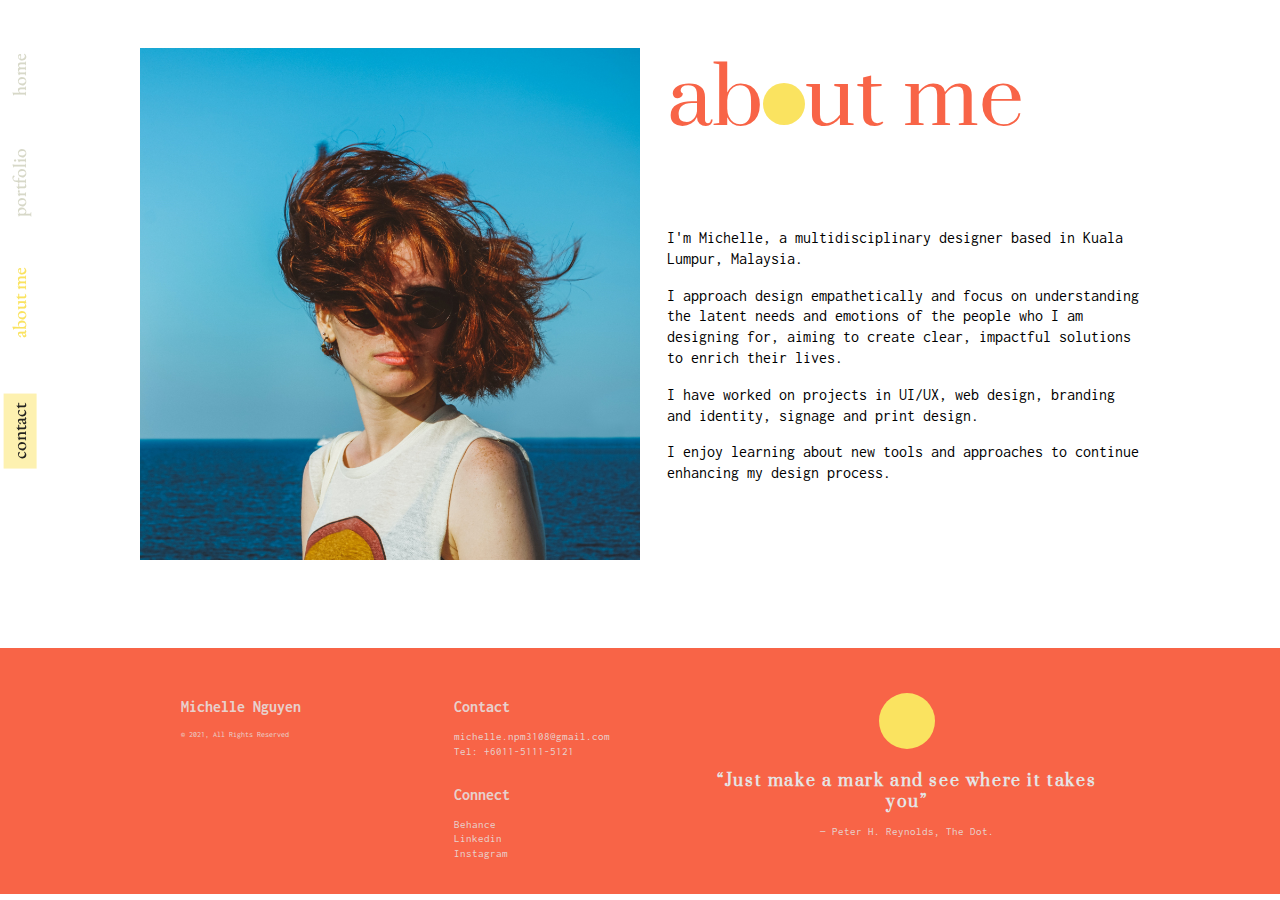
<file: about.html>
<!DOCTYPE html>
<html>
<head>
  <meta charset="utf-8">
  <title>portfolio</title>
  <meta name="viewport" content="width=device-width, initial-scale=1.0">
  <link rel="stylesheet" href="css/styles.css" type="text/css">
  <link rel="preconnect" href="https://fonts.gstatic.com">
  <link href="https://fonts.googleapis.com/css2?family=Inconsolata:wght@200;400;600;900;700&display=swap" rel="stylesheet">
  <link href="https://fonts.googleapis.com/css2?family=EB+Garamond:wght@400;500;700&display=swap" rel="stylesheet">
  <link href="https://fonts.googleapis.com/css2?family=Prata&display=swap" rel="stylesheet">
</head>

  <body>

    <header>
      <nav class="nav-home">
        <ul class="navigation">
            <li class="nav-item"><a href="index.html" class="nav-link">home</a></li>
            <li class="nav-item"><a href="work.html" class="nav-link">portfolio</a></li>
            <li class="nav-item"><a href="about.html" class="nav-link current-page">about me</a></li>
            <li class="nav-item"><a href="contact.html" class="nav-link focus-btn">contact</a></li>
        </ul>
        </nav>

    </header>

    <main>
        <section>
            <div class="main-grid grid-big-screen">
              <div class="about-me-grid">
                <h2 class="sec-title about-me-page-title">ab<div class="dot"></div>ut me</h2>
                <div class="me-img"> </div>
                <div class="me-page-intro">
                  <p>I'm Michelle, a multidisciplinary designer based in Kuala Lumpur, Malaysia. </p>
                  <p>I approach design empathetically and focus on understanding the latent needs and emotions of the people who I am designing for, aiming to create clear, impactful solutions to enrich their lives. </p>
                  <p>I have worked on projects in UI/UX, web design, branding and identity, signage and print design. </p>
                  <p>I enjoy  learning about new tools and approaches to continue enhancing my design process.</p>
                </div>    
              </div>
            </div>
          </section>
    </main>
      <!-- about me section -->




    <footer class="bright-bg main-grid grid-big-screen">
        <div class="footer-flex">
          <div class="copyright">
            <h5>Michelle Nguyen</h5>
            <p>© 2021, All Rights Reserved</p>
          </div>
  
          <div >
            <h5>Contact</h5>
            <ul class="contact-add">
              <li>michelle.npm3108@gmail.com</li>
              <li>Tel: +6011-5111-5121</li>
            </ul>
            <h5>Connect</h5>
            <ul class="connect-list">
              <li class="connect-item"><a class="connect-link" href="https://www.behance.net/michellenguyen3108" target="_blank" >Behance</a></li>
              <li class="connect-item"><a class="connect-link" href="https://www.linkedin.com/in/michellenguyen-npm3108/" target="_blank" >Linkedin</a></li>
              <li class="connect-item"><a class="connect-link" href="https://www.instagram.com/michelle.nguyen3108/" target="_blank" >Instagram</a></li>
            </ul>
          </div>
  
          <div class="quote">
            <div class="quote-dot"></div>
            <p class="quote-text">“Just make a mark and see where it takes you” </p>
            <p class="quote-author">― Peter H. Reynolds, The Dot.</p>
          </div>
        </div>
    </footer>
    <script src="index.js"></script>
  </body>
</html>
</file>
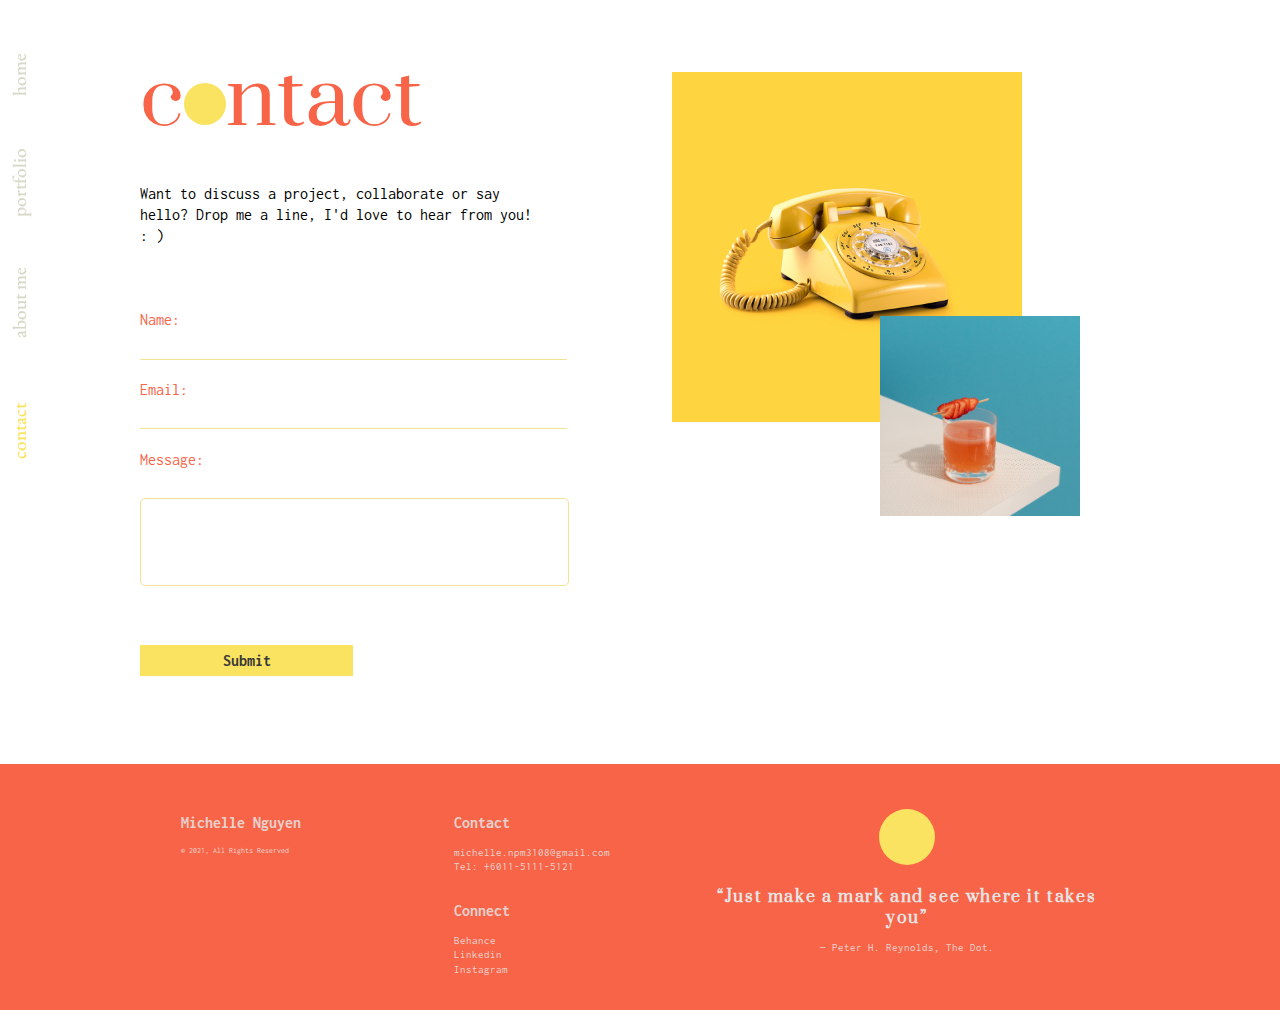
<file: contact.html>
<!DOCTYPE html>
<html>
<head>
  <meta charset="utf-8">
  <title>portfolio</title>
  <meta name="viewport" content="width=device-width, initial-scale=1.0">
  <link rel="stylesheet" href="css/styles.css" type="text/css">
  <link rel="preconnect" href="https://fonts.gstatic.com">
  <link href="https://fonts.googleapis.com/css2?family=Inconsolata:wght@200;400;600;900;700&display=swap" rel="stylesheet">
  <link href="https://fonts.googleapis.com/css2?family=EB+Garamond:wght@400;500;700&display=swap" rel="stylesheet">
  <link href="https://fonts.googleapis.com/css2?family=Prata&display=swap" rel="stylesheet">
</head>

  <body>

    <header>
      <nav class="nav-home">
        <ul class="navigation">
            <li class="nav-item"><a href="index.html" class="nav-link">home</a></li>
            <li class="nav-item"><a href="work.html" class="nav-link ">portfolio</a></li>
            <li class="nav-item"><a href="about.html" class="nav-link">about me</a></li>
            <li class="nav-item"><a href="contact.html" class="nav-link current-page">contact</a></li>
        </ul>
        </nav>

    </header>

    <main>
         <!-- contact section -->
         <section class="contact main-grid grid-big-screen">
          <div class="two-contact-columns">
           <div class="left-contact-column">
             <h2 class="sec-title contact-title">c<div class="dot"></div>ntact</h2>
             <!-- <h2 class="sec-title contact-title">c<span class="dot">o</span>ntact</h2> -->
             <p class="contact-text">Want to discuss a project, collaborate or say hello?
               Drop me a line, I'd love to hear from you! : ) <br>
             </p>
             <form>
               <label for="name">Name:</label><br>
               <input type="text" id="name" name="name"><br>
               <label for="email">Email:</label><br>
               <input type="text" id="email" name="email"><br>
               <label for="message">Message:</label><br>
               <textarea id="message" name="message" rows="4" ></textarea>
             </form>
             <button class="cta-btn"><a href="#" class="btn-link"><span>Submit</span></a></button>
           </div>
   
           <div class="right-contact-column">
             <img src="img/contact 1.jpg" alt="my photo" class="contact-img contact-img-one">
             <img src="img/contact 2.jpg" alt="my photo" class="contact-img contact-img-two">  
           </div>
          </div>
       </section>
     </main>

    <footer class="bright-bg main-grid grid-big-screen">
      <div class="footer-flex">
        <div class="copyright">
          <h5>Michelle Nguyen</h5>
          <p>© 2021, All Rights Reserved</p>
        </div>

        <div >
          <h5>Contact</h5>
          <ul class="contact-add">
            <li>michelle.npm3108@gmail.com</li>
            <li>Tel: +6011-5111-5121</li>
          </ul>
          <h5>Connect</h5>
          <ul class="connect-list">
            <li class="connect-item"><a class="connect-link" href="https://www.behance.net/michellenguyen3108" target="_blank" >Behance</a></li>
            <li class="connect-item"><a class="connect-link" href="https://www.linkedin.com/in/michellenguyen-npm3108/" target="_blank" >Linkedin</a></li>
            <li class="connect-item"><a class="connect-link" href="https://www.instagram.com/michelle.nguyen3108/" target="_blank" >Instagram</a></li>
          </ul>
        </div>

        <div class="quote">
          <div class="quote-dot"></div>
          <p class="quote-text">“Just make a mark and see where it takes you” </p>
          <p class="quote-author">― Peter H. Reynolds, The Dot.</p>
        </div>
      </div>
  </footer>
    </footer>
    <script src="index.js"></script>
  </body>
</html>
</file>
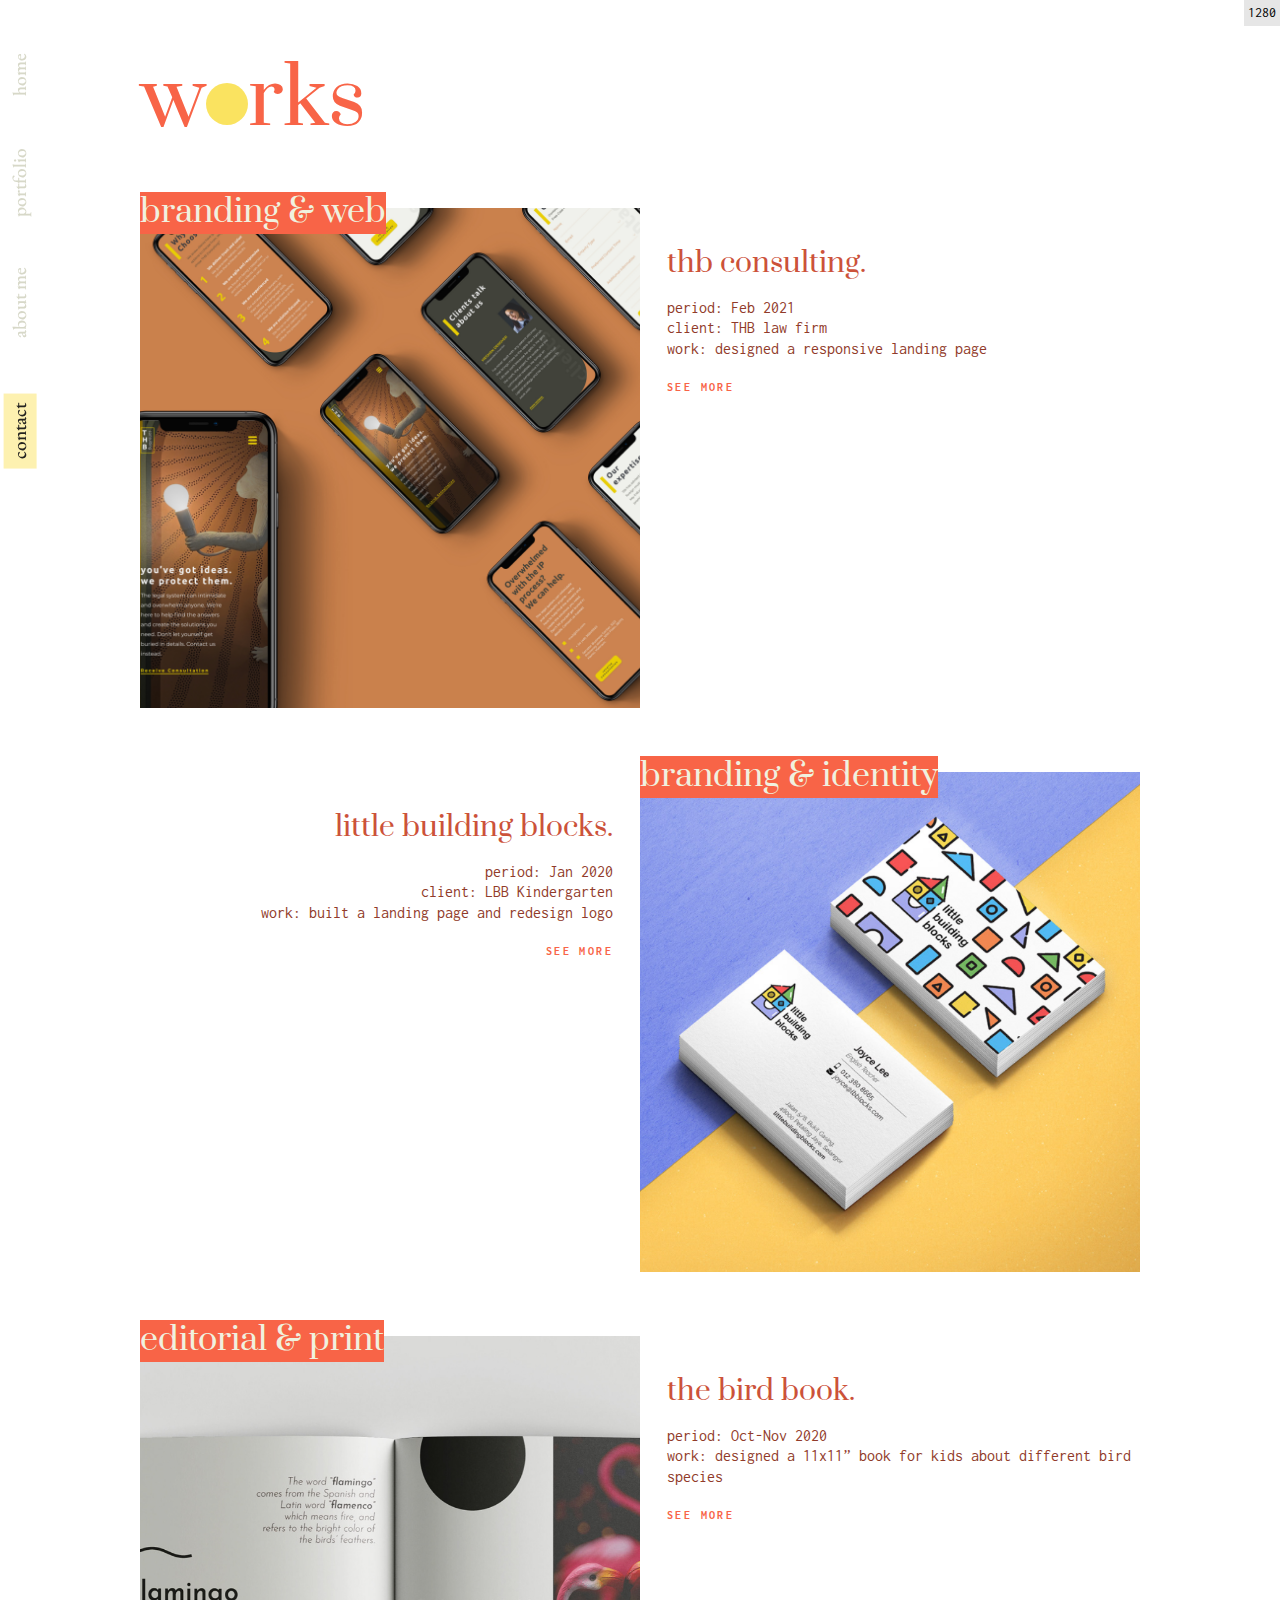
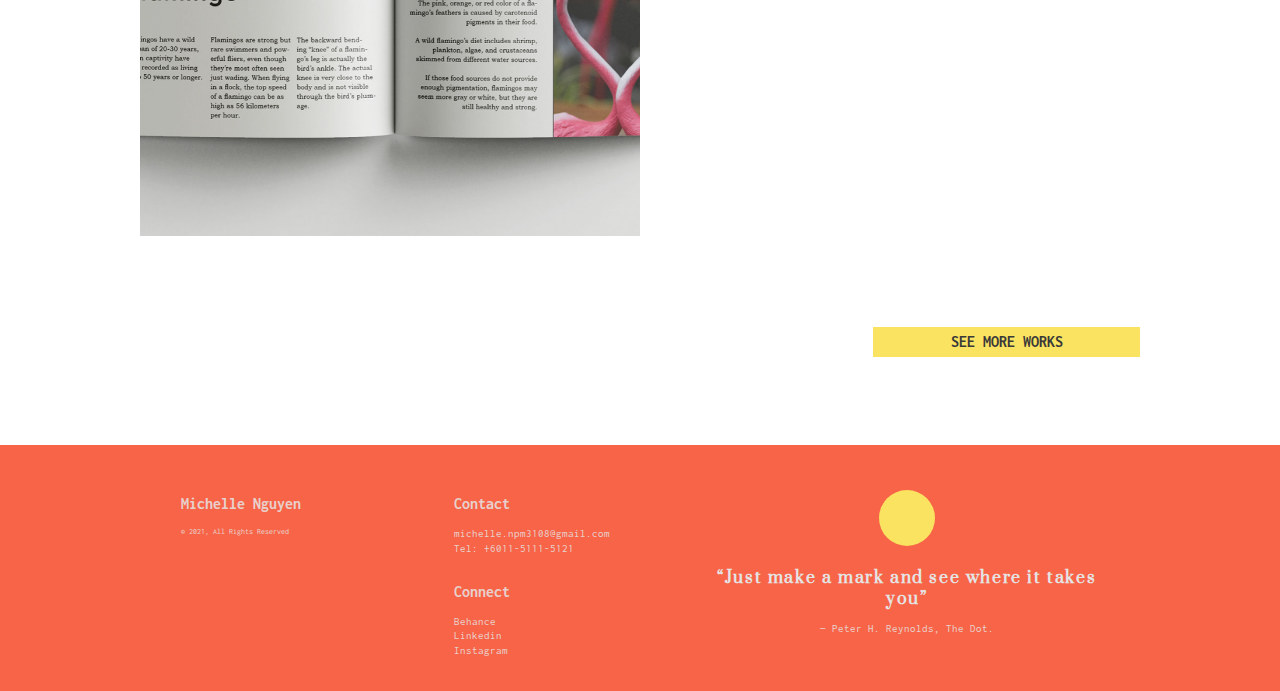
<file: work.html>
<!DOCTYPE html>
<html>
<head>
  <meta charset="utf-8">
  <title>portfolio</title>
  <meta name="viewport" content="width=device-width, initial-scale=1.0">
  <link rel="stylesheet" href="css/styles.css" type="text/css">
  <link rel="preconnect" href="https://fonts.gstatic.com">
  <link href="https://fonts.googleapis.com/css2?family=Inconsolata:wght@200;400;600;900;700&display=swap" rel="stylesheet">
  <link href="https://fonts.googleapis.com/css2?family=EB+Garamond:wght@400;500;700&display=swap" rel="stylesheet">
  <link href="https://fonts.googleapis.com/css2?family=Prata&display=swap" rel="stylesheet">
</head>

  <body>
    <span id="width" class="width-container"></span>

    <header>
      <nav class="nav-home">
        <ul class="navigation">
            <li class="nav-item"><a href="index.html" class="nav-link">home</a></li>
            <li class="nav-item"><a href="work.html" class="nav-link ">portfolio</a></li>
            <li class="nav-item"><a href="about.html" class="nav-link">about me</a></li>
            <li class="nav-item"><a href="contact.html" class="nav-link focus-btn" >contact</a></li>
        </ul>
        </nav>

    </header>

    <main>
      <!-- work section -->
      <section class="main-grid grid-big-screen">
        <h2 class="sec-title">w<div class="dot"></div>rks</h2>
        
        <div class="project">
          <div class="project-photo">
            <h3 class="project-type">branding & web</h3>
            <img class="project-img" src="img/thb phone.jpg" alt="responsive web design for THB lawfirm on phones">  
          </div>
          <div class="project-caption">
            <h4 class="project-title">thb consulting.</h4>
            <p class="project-info">period: Feb 2021 <br>
              client: THB law firm<br>
              work: designed a responsive landing page <br>
              </p>
              <a class="project-link" href="https://www.behance.net/gallery/113512687/THB-Consulting-Law-Firm-Web-Design" target="_blank">SEE MORE</a>  
            </div>
        </div>
        
        <div class="project">
          <div class="project-photo project-photo-reversed">
            <h3 class="project-type">branding & identity</h3>
            <img class="project-img" src="img/building block.png" alt="redesign logo concept for LBB kindergarten">
          </div>
          <div class="project-caption project-caption-reversed">
            <h4 class="project-title">little building blocks.</h4>
            <p class="project-info">period: Jan 2020 <br>
              client: LBB Kindergarten <br>
              work: built a landing page and redesign logo</p>
            <a class="project-link" href="https://www.behance.net/gallery/89135799/Little-Building-Blocks-Logo-Redesign" target="_blank">SEE MORE</a>  
          </div>
        </div>

        <div class="project">
          <div class="project-photo">
            <h3 class="project-type">editorial & print</h3>
            <img class="project-img" src="img//bird book 1.png" alt="a page of The Bird Book">
          </div>
          <div class="project-caption">
            <h4 class="project-title">the bird book.</h4>
            <p class="project-info">period: Oct-Nov 2020 <br>
              work: designed a 11x11” book for kids about different bird species
            </p>
            <a class="project-link" href="https://www.behance.net/gallery/106836697/The-Birds-Book-Editorial-Design" target="_blank">SEE MORE</a>
          </div>
          </div>
        <button class="cta-btn work-btn"><a href="work.html" class="btn-link"> <span>SEE MORE WORKS</span></a></button>
      </section>

    </main>

    <footer class="bright-bg main-grid grid-big-screen">
      <div class="footer-flex">
        <div class="copyright">
          <h5>Michelle Nguyen</h5>
          <p>© 2021, All Rights Reserved</p>
        </div>

        <div >
          <h5>Contact</h5>
          <ul class="contact-add">
            <li>michelle.npm3108@gmail.com</li>
            <li>Tel: +6011-5111-5121</li>
          </ul>
          <h5>Connect</h5>
          <ul class="connect-list">
            <li class="connect-item"><a class="connect-link" href="https://www.behance.net/michellenguyen3108" target="_blank" >Behance</a></li>
            <li class="connect-item"><a class="connect-link" href="https://www.linkedin.com/in/michellenguyen-npm3108/" target="_blank" >Linkedin</a></li>
            <li class="connect-item"><a class="connect-link" href="https://www.instagram.com/michelle.nguyen3108/" target="_blank" >Instagram</a></li>
          </ul>
        </div>

        <div class="quote">
          <div class="quote-dot"></div>
          <p class="quote-text">“Just make a mark and see where it takes you” </p>
          <p class="quote-author">― Peter H. Reynolds, The Dot.</p>
        </div>
      </div>
  </footer>
    <script src="index.js"></script>
  </body>
</html>
</file>
<file: css/styles.css>
body {
    margin: 0;
    font-family: 'Inconsolata', monospace;
    line-height: 1.3;
}

img {
    width: 100%;
}

/* TYPOGRAPHY */

h1, h2 {
    font-family: 'EB Garamond', serif;
}
h3, h4{
    font-family: 'Prata', serif;
}

a { 
    font-family: 'Inconsolata', monospace;
}

.nav-link {
    text-decoration: none;
    color: #d7d8c8;
    font-size: .8rem;
    font-family: 'EB Garamond', serif;
    font-weight: 500;
} 
.nav-link:focus,
.nav-link:hover {
    color: #242320;
    border-bottom: 1px solid;
}
.focus-btn {
    background-color:#fae3607f; 
    color: #242320;
}
.current-page {
    color: #FAE360;

}
.hero-title,
.hero-subtitle{
    color: #F0F1DF;
}
.hero-title {
    display: none;
}
.hero-subtitle {
    font-size: 1rem;
    margin-left: auto;
    margin-top: 0;
    width: 80%;
}
.hero-text {
    color: #f0f1dfbf;
    font-size: .5rem;
    width: 80%;
    margin-left: auto;
}
.btn-link {
    text-decoration: none;
    font-weight: 700;
    color: #393939;
    font-size: .5rem;
}
.sec-title {
    font-size: 3rem;
    margin: 0 0 .7em;
    color:  #F86447;
    font-family: 'Prata', serif;
    font-weight: 400;
}
.about-me-title, 
.me-intro {
    color: #F0F1DF;
    margin: 0;
}
.project-type {
    font-size: 1.25rem;
    font-weight: 200;
    background-color: #F86447;
    color: #F0F1DF;
 }
.project-title {
    font-size: 1rem;
    color: #CC523A;
    font-weight: 200;
    margin-bottom: .5em;
}

.project-info {
    color: #913B2A;
    font-size: .75rem;
}
.project-link {
    text-decoration: none;
    color: #F86447;
    font-weight: 700;
    letter-spacing: .2em;
    font-size: .5rem;
}
.project-link:hover,
.project-link:focus {
    padding-bottom:.2em;
    border-bottom: 2px solid  #F86447;
}
@media (min-width: 250px) {
    .hero-title {
        display:block;
        font-size: 5rem;
        margin: 0;
        line-height: 1;
    }
    .sec-title {
        font-size: 3rem;
    }
    .project-type{
        font-size: 1.5rem;
    }
    .project-title {
        font-size: 1.25rem;
    }
    .project-info {
        font-size: .75rem;
    }
    .project-link {
        font-size: .5rem;
    }
}
@media (min-width: 300px) {
    .hero-title {
        font-size: 6rem;
    }
    .hero-subtitle {
        font-size: 1.25rem;
        width: 70%;
    }
    .hero-text {
        width: 60%;
        font-size: .6rem;
    }
    .nav-link {
        font-size: 1rem;
    }
    .btn-link {
        font-size: .8rem
    }
    .sec-title {
        font-size: 4rem;
    }
}
@media (min-width: 400px) {
    .hero-title {
        font-size: 8rem;
    }
    .hero-subtitle {
        font-size: 1.5rem;
        width: 70%;
    }
}
@media (min-width: 600px) {
    .hero-title {
        font-size: 9rem;
    }
    .hero-subtitle {
        font-size: 1.5rem;
        width: 70%;
    }
    .hero-text {
        width: 60%;
        font-size: .9rem;
    }
    .nav-link {
        font-size: 1.2rem;
    }
    .btn-link {
        font-size: 1rem
    }
    .sec-title {
        font-size: 5rem;
    }
    .project-type{
        font-size: 2rem;
    }
    .project-title {
        font-size: 1.75rem;
    }
    .project-info{
        font-size: 1rem;
    }
    .project-link {
        font-size: .75rem;
    }
}
/* -------------------- */
/* MAIN LAYTOUT */
/* -------------------- */
main section {
    padding: 3em 0;
}
.main-grid {
    display: grid; 
    grid-template-columns: minmax(2em, 1fr) minmax(100px, 500px) minmax(2em, 1fr);
}
@media (min-width: 1000px) {
    .grid-big-screen{
        display: grid; 
        grid-template-columns: minmax(4em, 1fr) minmax(600px, 960px) minmax(4em, 1fr);
    }
}

@media (min-width: 1200px) {
    .grid-big-screen{
        grid-template-columns: minmax(1em, 1fr) minmax(800px, 1000px) minmax(1em, 1fr);
    }
}
.main-grid>* {
    grid-column: 2/-2;
}
.bright-bg{
    background-color: #F86447;
}

.hero-section>* {
    height: 100%;
}

.dot {
    display: inline-block;
    background-color:#FAE360;
    border-radius: 50%;
    width: .53em;
    height: .53em;
}
.dot-hero {
    width: .45em;
    height: .45em;
}

/* -------------------- */
/* NAVIGATION */
/* -------------------- */
nav {
    z-index: 10;
}
.nav-home {
    position: fixed;
}
.navigation {
    list-style-type: none;
    padding: 0;
    margin: 0;
    display: flex;
    flex-direction: column;
    /* background-color: chartreuse; */

    /* justify-content:space-around; */
}
.nav-item {
    padding: 0;
    margin: 3em -1.5em;
    transform: rotate(-90deg);
    /* background-color: cadetblue; */
}
.nav-link {
    text-align: center;
    padding: .2em .5em;
}


/* -------------------- */
/* HERO SECTION */
/* -------------------- */
.left-column {
    padding: 7em 0;
    text-align: right;
}

.cta-btn {
    background-color:#FAE360;
    border: none;
    padding: .5em 4em;
    width: 16em;
    margin-top: 2em;
    transition: all 0.5s;
    cursor: pointer;
}
.cta-btn:hover,
.cta-btn:focus {
    background-color:#f0f1df;
    color: #F86447;
}
.cta-btn  span {
    cursor: pointer;
    display: inline-block;
    position: relative;
    transition: 0.5s;
}
  
.cta-btn  span:after {
    content: '\00bb';
    position: absolute;
    opacity: 0;
    top: 0;
    right: -2em;
    transition: 0.5s;
}
  
.cta-btn:hover span {
    padding-right: 1em;
}
  
.cta-btn:hover span:after {
    opacity: 1;
    right: 0;
}

.right-column {
    display: none;
}

@media (min-width: 1000px) {

    .two-columns {
        grid-template-columns: minmax(1em, 1fr) repeat(2, minmax(100px,500px)) minmax(1em, 1fr);
    }
    .left-column {
        grid-column: 2/span 1;
        padding-right: 25px;
    }
    .right-column{
        display: initial;
        background-color:#FAE360;
        grid-column: 3/span1;
        height: 100%;
    }
    .hero-image {
        margin-top: 8.7em;
        margin-left: 27px;
        width: 20.5em;
        height: 20.5em;
        object-fit: cover;
    }
}


/* -------------------- */
/* WORK SECTION */
/* -------------------- */
.project-photo {
    position: relative;
}
.project-type {
    position: absolute;
    top: -1.5em;
    z-index: 2;
}
.project-photo:after {
    content:"";
    display: block;
    padding-bottom: 100%;
}
.project-img {
    position: absolute;
    top: 0;
    bottom: 0;
    left: 0;
    right: 0; /* Make the picture taking the size of it's parent */
    width: 100%; /* This if for the object-fit */
    height: 100%; /* This if for the object-fit */
    object-fit: cover; /* Equivalent of the background-size: cover; of a background-image */
    object-position: center;
}

.work-btn {
    margin-left: auto;
    width: 20em;
}
.project{
    margin-bottom: 4em;
}

@media (min-width: 1000px) {  
    .project {
        display: grid;
        grid-template-columns: repeat(2, minmax(300px, 1fr));
        grid-template-areas: 
        'left right';
    }
    .project-photo {
        grid-area: left;
    }
    .project-caption {
        grid-area: right;
        padding-left: 27px;
    }
    .project-photo-reversed{
        grid-area: right;
    }
    .project-caption-reversed {
        grid-area: left;
        text-align: right;
        padding: 0 27px 0;
    }
}


/* -------------------- */
/* ABOUT ME SECTION */
/* -------------------- */

.about-me-grid {
    display: grid;
    grid-template-columns: 20vw auto;
    grid-template-areas:
    'title title'
    'photo text';
    /* border: 1px solid; */
}
.about-me-title {
    margin: 0;
    grid-area: title;
    padding-bottom: .25em;
}
.me-intro {
    grid-area: text;
    line-height: 1.6;
    padding-left: 27px;
}
.about-me-page-title {
    grid-area: title;
    margin: 0;
}
.me-page-intro {
    grid-area: text;
    padding-left: 27px;

}

.me-img {
    grid-area: photo;
    background-image: url(../img/myPhoto.jpg);
    background-position: center;
    background-size: cover;
    height: 32em;
}



@media (min-width: 1000px) {
    .about-me-grid {
        grid-template-columns: repeat(2, minmax(300px, 1fr));
        grid-template-areas:
        'photo title'
        'photo text';
    }
    .about-me-title, 
    .about-me-page-title {
        padding-left: 27px;
    }
}

/* -------------------- */
/* CONTACT SECTION */
/* -------------------- */
.contact-title{
    margin-bottom: 0.2em;
}
.left-contact-column {
    display: flex;
    flex-direction: column;
    justify-content: center;
}
form {
    margin-top: 3em;
}
textarea {
    resize: none;
    outline: none;
    border: 1px solid #F1E391;
    margin: 2em 0 2em;
    border-radius: 5px;
    width: 100%;
    padding: 1em;
}
label {
    color: #F86447;
}
input {
    font-family: 'Inconsolata', monospace;
    outline: none;
    display: block;
    padding: .5em 1em;
    width: 100%;
    border: none;
    border-bottom: 1px #F1E391 solid;
}
.right-contact-column {
    display: none;
}

@media (min-width: 1000px) {

    .two-contact-columns {
        display: grid;
        grid-template-columns: repeat(2, minmax(100px,500px));
    }
    .right-contact-column {
        display: initial;
        padding-left: 2em;
    }

    .contact-img {
        position: relative;
        object-fit: cover;
    }
    .contact-img-one{
        width: 350px;
        height: 350px;
        margin-top: 1.5em;
    }
    .contact-img-two{
        width: 200px;
        height: 200px;
        left : 13em;
        bottom: 7em;
    }
    textarea,
    input, .contact-text {
        width: 80%;
    }
}
@media (min-width: 1300px) {
    .contact-img-one{
        width: 400px;
        height: 400px;
        margin-top:5em;
    }
    .contact-img-two{
        width: 300px;
        height: 300px;
        left : 10em;
    }
}

/* -------------------- */
/* FOOTER */
/* -------------------- */
footer {
    margin-top: 40px;
    color: #e5e5e5dd;
    text-align: center;
    padding: 2em 0;
    font-size: .7rem;
}

.footer-flex {
    display: flex;
    flex-direction: column;
}

footer h5 {
    font-size: 1rem;
    margin-bottom: .25em;
}
.connect-list ,
.contact-add {
    list-style-type: none;
    padding: 0;
}
.connect-link {
    text-decoration: none;
    color: #e5e5e5dd;
}
.connect-link:hover,
.connect-link:focus {
    color:#FAE360;
    font-weight: bold;
}
.copyright {
    order: 1;
}
.copyright p{
    font-size: .5rem;
    margin-top: 1.5em;
}
.quote {
    order: -1;
    margin: 0 auto;
    width: 30vw;
}

.quote-text {
    position: relative;
    font-weight: bold;
    font-size: 1rem;
    font-family: 'Prata', serif;
    letter-spacing: .1em;
    margin: 0 auto;
    z-index: 3;
    color: #e5e5e5;
}
/* .quote-text::before {
    content:"";
    position:absolute;
    background-color:#FAE360;
    opacity: .8;
    border-radius: 50%;
    width: 9em;
    height: 9em;
    bottom: -1em;
    left: 6em;
    z-index: -1;
} */
.quote-author{
    position: relative;
    z-index: 2;
}
.quote-dot {
    width: 5em;
    height: 5em;
    background-color:#FAE360;
    border-radius: 50%;
    margin: 2em auto;
}

@media (min-width:700px) {

    .footer-flex {
        flex-direction: row;
        justify-content: space-around;
        align-items: flex-start;
    }
    .footer-flex>* {
        margin: 0 2em 0 0;
        text-align: left;
    }

    .quote {
        order: 4;
        margin-right: 0;
        text-align: center;
    }
    /* .quote-text::before {
        width: 8em;
        height: 8em;
        bottom: -4em;
        left: 2em;
    } */
    .copyright{
        order: 0;
        width: 15em;
    }
}
@media (min-width: 1000px) {
    .quote {
        text-align: center;
    }
    /* .quote-text::before {
        top: 2em;
        left: 12em; */
    }
}



/* -------------------- */
/* INDIVIDUAL PAGES     */
/* -------------------- */














/* For the width display, ignore this */

.width-container {
    display: none;
}

.display-width {
    display: block;
    position: absolute;
    right: 0;
    top: 0;
    background-color: #E6E6E6;
    padding: .3em;
    font-size: .85em;
}
</file>
